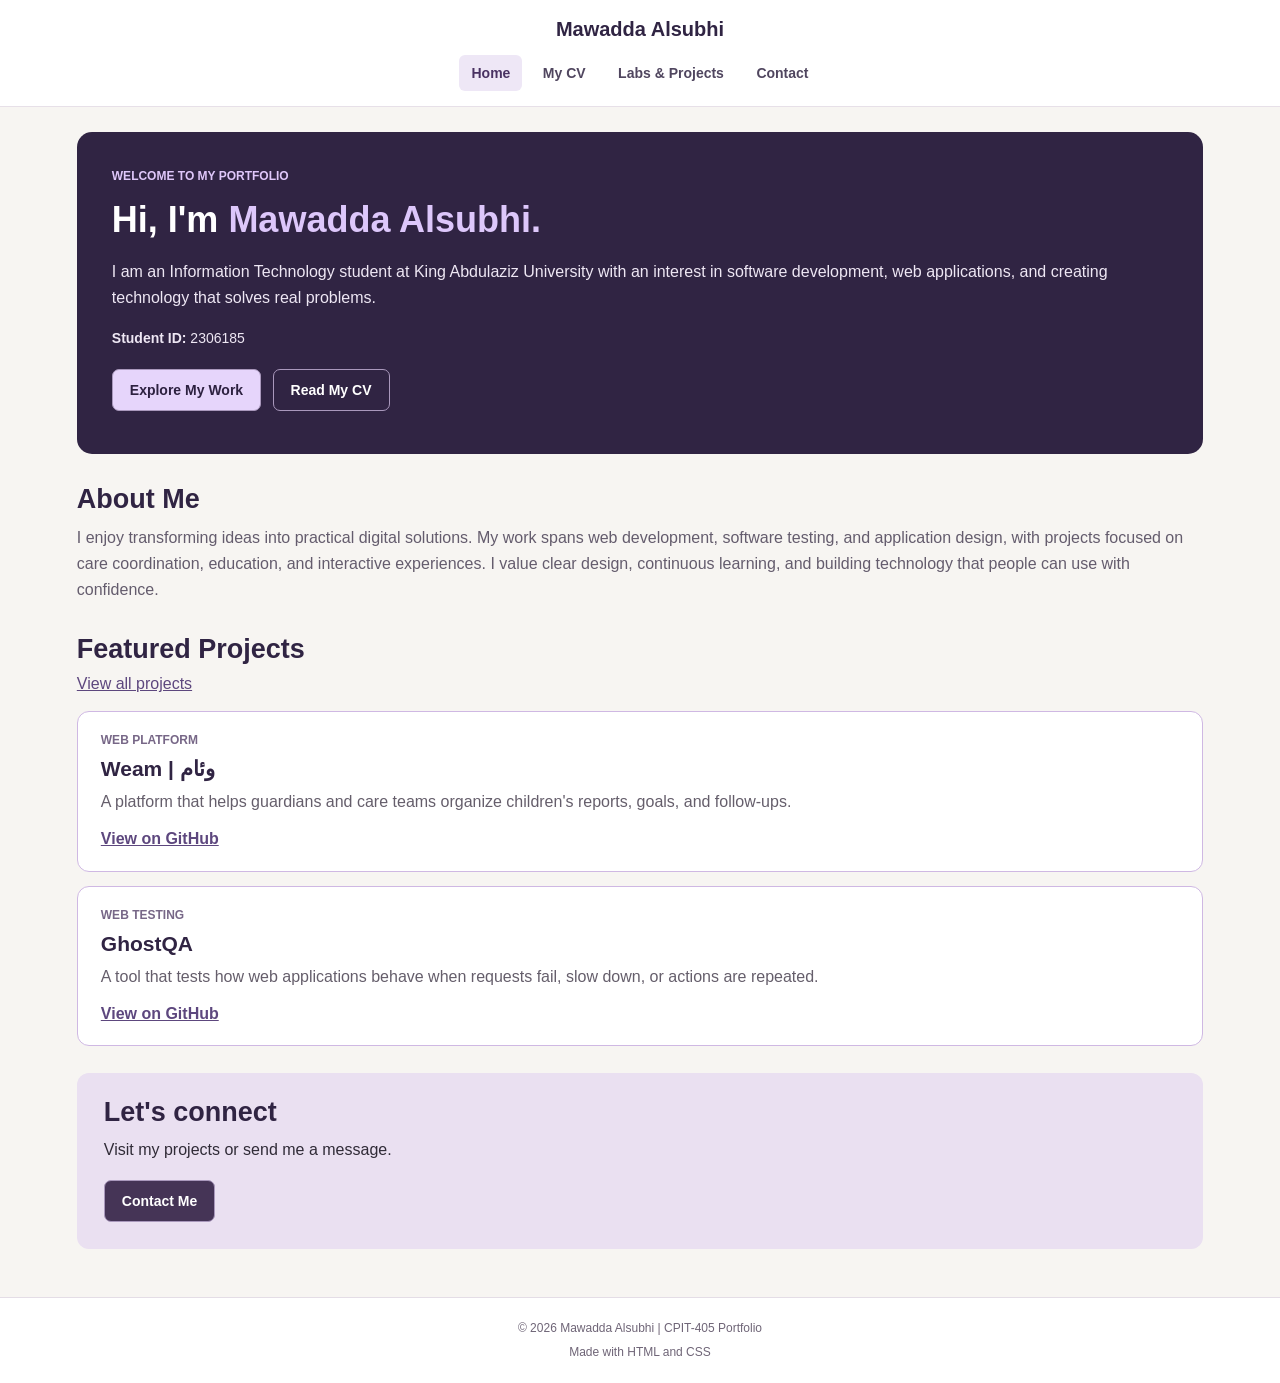
<file: index.html>
<!DOCTYPE html>
<html lang="en">
<head>
    <meta charset="UTF-8">
    <meta name="viewport" content="width=device-width, initial-scale=1.0">
    <title>Home | Mawadda Alsubhi</title>
    <link rel="stylesheet" href="style.css">
</head>
<body>
    <header>
        <div class="header-content">
            <a class="brand" href="index.html">Mawadda Alsubhi</a>
            <nav>
                <a href="index.html" class="current">Home</a>
                <a href="cv.html">My CV</a>
                <a href="labs.html">Labs &amp; Projects</a>
                <a href="contact.html">Contact</a>
            </nav>
        </div>
    </header>

    <main>
        <section class="hero">
            <div>
                <p class="hero-label">WELCOME TO MY PORTFOLIO</p>
                <h1>Hi, I'm <span>Mawadda Alsubhi.</span></h1>
                <p>I am an Information Technology student at King Abdulaziz University with an interest in software development, web applications, and creating technology that solves real problems.</p>
                <p class="student-line"><strong>Student ID:</strong> 2306185</p>
                <div class="button-row">
                    <a class="button light-button" href="labs.html">Explore My Work</a>
                    <a class="button border-button" href="cv.html">Read My CV</a>
                </div>
            </div>
        </section>

        <section class="introduction">
            <h2>About Me</h2>
            <p>I enjoy transforming ideas into practical digital solutions. My work spans web development, software testing, and application design, with projects focused on care coordination, education, and interactive experiences. I value clear design, continuous learning, and building technology that people can use with confidence.</p>
        </section>

        <section>
            <div class="section-heading">
                <h2>Featured Projects</h2>
                <p><a href="labs.html">View all projects</a></p>
            </div>
            <div>
                <article class="card">
                    <p class="card-label">WEB PLATFORM</p>
                    <h3>Weam | وئام</h3>
                    <p>A platform that helps guardians and care teams organize children's reports, goals, and follow-ups.</p>
                    <a href="https://github.com/mawadda11/weam-platform" target="_blank" rel="noopener noreferrer">View on GitHub</a>
                </article>
                <article class="card">
                    <p class="card-label">WEB TESTING</p>
                    <h3>GhostQA</h3>
                    <p>A tool that tests how web applications behave when requests fail, slow down, or actions are repeated.</p>
                    <a href="https://github.com/mawadda11/ghostQA" target="_blank" rel="noopener noreferrer">View on GitHub</a>
                </article>
            </div>
        </section>

        <section class="callout">
            <div>
                <h2>Let's connect</h2>
                <p>Visit my projects or send me a message.</p>
            </div>
            <a class="button dark-button" href="contact.html">Contact Me</a>
        </section>

    </main>

    <footer>
        <p>&copy; 2026 Mawadda Alsubhi | CPIT-405 Portfolio</p>
        <p>Made with HTML and CSS</p>
    </footer>
</body>
</html>
</file>
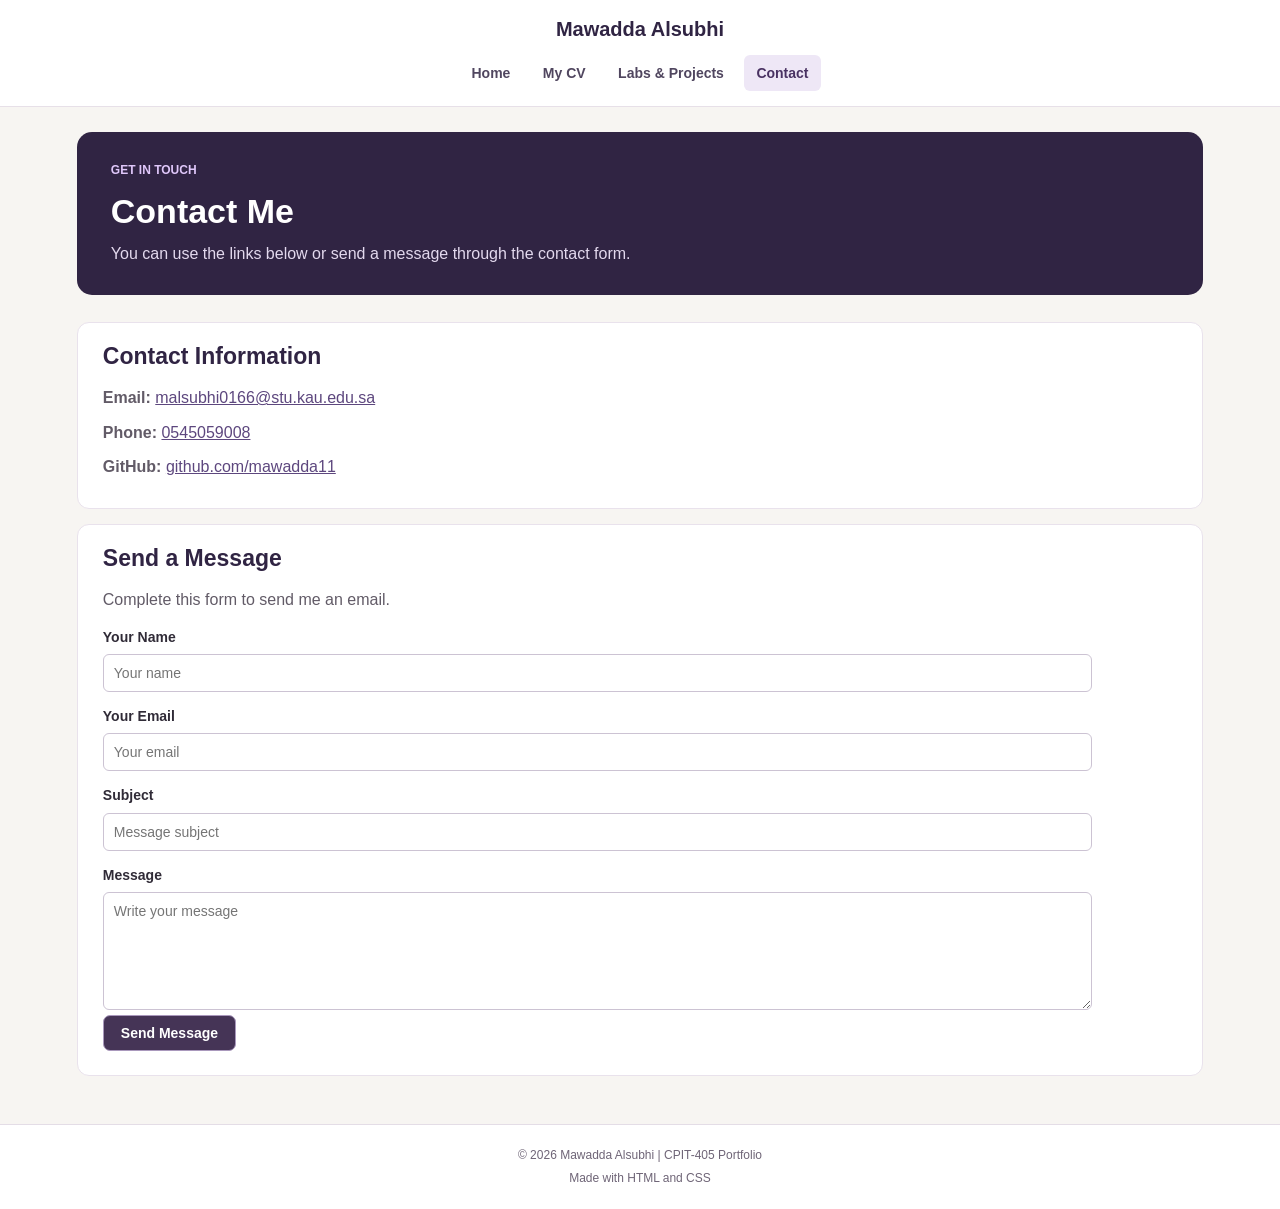
<file: contact.html>
<!DOCTYPE html>
<html lang="en">
<head>
    <meta charset="UTF-8">
    <meta name="viewport" content="width=device-width, initial-scale=1.0">
    <title>Contact | Mawadda Alsubhi</title>
    <link rel="stylesheet" href="style.css">
</head>
<body>
    <header>
        <div class="header-content">
            <a class="brand" href="index.html">Mawadda Alsubhi</a>
            <nav>
                <a href="index.html">Home</a>
                <a href="cv.html">My CV</a>
                <a href="labs.html">Labs &amp; Projects</a>
                <a href="contact.html" class="current">Contact</a>
            </nav>
        </div>
    </header>

    <main>
        <section class="page-title">
            <p class="hero-label">GET IN TOUCH</p>
            <h1>Contact Me</h1>
            <p>You can use the links below or send a message through the contact form.</p>
        </section>

        <div>
            <section class="panel">
                <h2>Contact Information</h2>
                <p><strong>Email:</strong> <a href="mailto:malsubhi0166@stu.kau.edu.sa">malsubhi0166@stu.kau.edu.sa</a></p>
                <p><strong>Phone:</strong> <a href="tel:+966545059008">0545059008</a></p>
                <p><strong>GitHub:</strong> <a href="https://github.com/mawadda11" target="_blank" rel="noopener noreferrer">github.com/mawadda11</a></p>
            </section>

            <section class="panel">
                <h2>Send a Message</h2>
                <p>Complete this form to send me an email.</p>
                <!-- FormSubmit is allowed in the assignment. Verify the destination email to activate it. -->
                <form action="https://formsubmit.co/malsubhi0166@stu.kau.edu.sa" method="POST">
                    <input type="hidden" name="_subject" value="New message from CPIT-405 Portfolio">
                    <label for="visitor-name">Your Name</label>
                    <input id="visitor-name" type="text" name="name" placeholder="Your name" required>

                    <label for="visitor-email">Your Email</label>
                    <input id="visitor-email" type="email" name="email" placeholder="Your email" required>

                    <label for="visitor-subject">Subject</label>
                    <input id="visitor-subject" type="text" name="subject" placeholder="Message subject" required>

                    <label for="visitor-message">Message</label>
                    <textarea id="visitor-message" name="message" rows="6" placeholder="Write your message" required></textarea>

                    <button class="button dark-button" type="submit">Send Message</button>
                </form>
            </section>
        </div>

    </main>

    <footer>
        <p>&copy; 2026 Mawadda Alsubhi | CPIT-405 Portfolio</p>
        <p>Made with HTML and CSS</p>
    </footer>
</body>
</html>
</file>
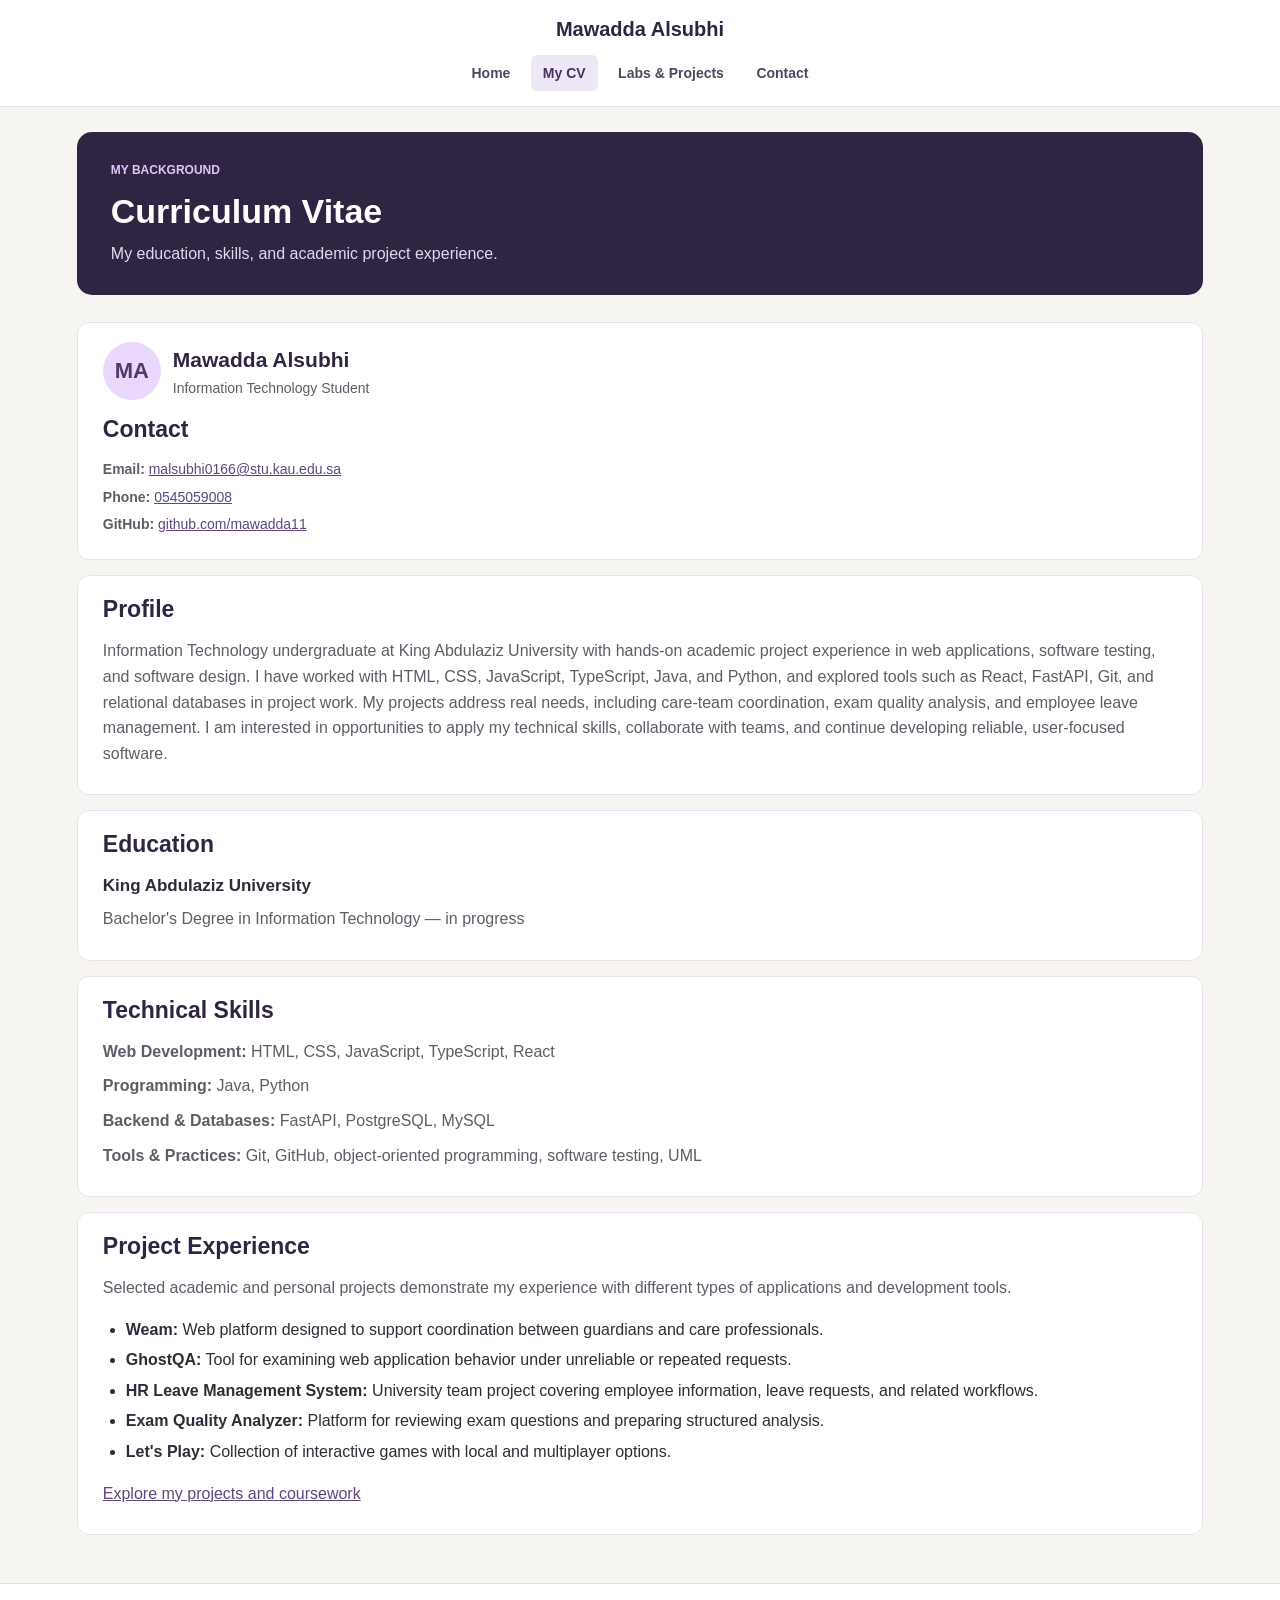
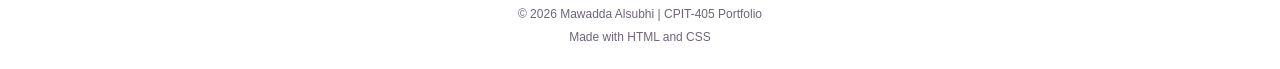
<file: cv.html>
<!DOCTYPE html>
<html lang="en">
<head>
    <meta charset="UTF-8">
    <meta name="viewport" content="width=device-width, initial-scale=1.0">
    <title>My CV | Mawadda Alsubhi</title>
    <link rel="stylesheet" href="style.css">
</head>
<body>
    <header>
        <div class="header-content">
            <a class="brand" href="index.html">Mawadda Alsubhi</a>
            <nav>
                <a href="index.html">Home</a>
                <a href="cv.html" class="current">My CV</a>
                <a href="labs.html">Labs &amp; Projects</a>
                <a href="contact.html">Contact</a>
            </nav>
        </div>
    </header>

    <main>
        <section class="page-title">
            <p class="hero-label">MY BACKGROUND</p>
            <h1>Curriculum Vitae</h1>
            <p>My education, skills, and academic project experience.</p>
        </section>

        <div>
            <aside class="panel sidebar">
                <div class="cv-identity">
                    <span class="small-initials">MA</span>
                    <span class="cv-person">
                        <strong class="cv-name">Mawadda Alsubhi</strong>
                        <span class="cv-role">Information Technology Student</span>
                    </span>
                </div>
                <h2>Contact</h2>
                <p><strong>Email:</strong> <a href="mailto:malsubhi0166@stu.kau.edu.sa">malsubhi0166@stu.kau.edu.sa</a></p>
                <p><strong>Phone:</strong> <a href="tel:+966545059008">0545059008</a></p>
                <p><strong>GitHub:</strong> <a href="https://github.com/mawadda11" target="_blank" rel="noopener noreferrer">github.com/mawadda11</a></p>
            </aside>

            <div class="main-column">
                <section class="panel">
                    <h2>Profile</h2>
                    <p>Information Technology undergraduate at King Abdulaziz University with hands-on academic project experience in web applications, software testing, and software design. I have worked with HTML, CSS, JavaScript, TypeScript, Java, and Python, and explored tools such as React, FastAPI, Git, and relational databases in project work. My projects address real needs, including care-team coordination, exam quality analysis, and employee leave management. I am interested in opportunities to apply my technical skills, collaborate with teams, and continue developing reliable, user-focused software.</p>
                </section>
                <section class="panel">
                    <h2>Education</h2>
                    <h3>King Abdulaziz University</h3>
                    <p>Bachelor's Degree in Information Technology — in progress</p>
                </section>
                <section class="panel">
                    <h2>Technical Skills</h2>
                    <p><strong>Web Development:</strong> HTML, CSS, JavaScript, TypeScript, React</p>
                    <p><strong>Programming:</strong> Java, Python</p>
                    <p><strong>Backend &amp; Databases:</strong> FastAPI, PostgreSQL, MySQL</p>
                    <p><strong>Tools &amp; Practices:</strong> Git, GitHub, object-oriented programming, software testing, UML</p>
                </section>
                <section class="panel">
                    <h2>Project Experience</h2>
                    <p>Selected academic and personal projects demonstrate my experience with different types of applications and development tools.</p>
                    <ul>
                        <li><strong>Weam:</strong> Web platform designed to support coordination between guardians and care professionals.</li>
                        <li><strong>GhostQA:</strong> Tool for examining web application behavior under unreliable or repeated requests.</li>
                        <li><strong>HR Leave Management System:</strong> University team project covering employee information, leave requests, and related workflows.</li>
                        <li><strong>Exam Quality Analyzer:</strong> Platform for reviewing exam questions and preparing structured analysis.</li>
                        <li><strong>Let's Play:</strong> Collection of interactive games with local and multiplayer options.</li>
                    </ul>
                    <p><a href="labs.html">Explore my projects and coursework</a></p>
                </section>
            </div>
        </div>

    </main>

    <footer>
        <p>&copy; 2026 Mawadda Alsubhi | CPIT-405 Portfolio</p>
        <p>Made with HTML and CSS</p>
    </footer>
</body>
</html>
</file>
<file: style.css>
/* CPIT-405 Portfolio - HTML and CSS (Phase 1) */
/* Colors: dark purple, lavender and light cream */

/* General text and page */
body {
    margin: 0;
    background-color: #f7f5f2;
    color: #302b37;
    font-family: Arial, Helvetica, sans-serif;
    font-size: 16px;
    line-height: 1.6;
}
a { color: #5d477e; }
a:hover { color: #302443; }
h1, h2, h3 { line-height: 1.3; }
h2 { color: #302443; font-size: 27px; }

/* Header and navigation */
header {
    background-color: white;
    border-bottom: 1px solid #e7e0e8;
}
.header-content {
    width: 90%;
    margin: auto;
    padding: 13px 0;
    text-align: center;
}
.brand {
    display: block;
    margin: 0 0 8px;
    color: #302443;
    font-size: 20px;
    font-weight: bold;
    text-decoration: none;
}
nav a {
    display: inline-block;
    margin: 2px;
    padding: 7px 12px;
    color: #50465f;
    font-size: 14px;
    font-weight: bold;
    text-decoration: none;
    border-radius: 6px;
}
nav a:hover, nav a.current {
    background-color: #eee7f6;
    color: #493262;
}

/* Main content */
main {
    width: 88%;
    margin: 25px auto 48px;
}
section { margin: 0 0 27px; }
.section-heading { margin: 0 0 14px; }
.section-heading h2 { margin: 0 0 4px; }
.section-heading p { margin: 0 0 14px; }

/* Main welcome section */
.hero {
    background-color: #302443;
    color: white;
    padding: 35px 35px 38px;
    border-radius: 15px;
}
.hero-label {
    color: #dfc7fa;
    font-size: 12px;
    font-weight: bold;
    margin: 0 0 10px;
}
.hero h1 {
    color: white;
    font-size: 36px;
    margin: 0 0 12px;
}
.hero h1 span { color: #ddc7fb; }
.hero p { color: #eee7f4; }
.hero .hero-label { color: #dfc7fa; }
.student-line { font-size: 14px; }
.button-row { margin: 15px 0 0; }
.button {
    display: inline-block;
    padding: 9px 17px;
    margin: 5px 7px 5px 0;
    border: 1px solid #a998bc;
    border-radius: 7px;
    font-family: Arial, Helvetica, sans-serif;
    font-size: 14px;
    font-weight: bold;
    text-decoration: none;
}
.light-button {
    background-color: #e6d5fb;
    color: #2d2140;
}
.light-button:hover { background-color: white; color: #2d2140; }
.border-button { background-color: #302443; color: white; }
.border-button:hover { background-color: white; color: #302443; }
.dark-button { background-color: #453456; color: white; }
.dark-button:hover { background-color: #6b4e87; color: white; }
.introduction { padding: 1px 0 3px; }
.introduction h2 { margin: 0 0 8px; }
.introduction p { margin: 0; color: #645c6d; }

/* Project cards and home callout */
.card {
    background-color: white;
    border: 1px solid #cfb8e3;
    border-radius: 12px;
    padding: 19px 23px;
    margin: 0 0 14px;
}
.card:hover { background-color: #f9f6fc; }
.card-label {
    margin: 0 0 5px;
    color: #776787;
    font-size: 12px;
    font-weight: bold;
}
.card h3 {
    color: #302443;
    font-size: 21px;
    margin: 0 0 7px;
}
.card p { color: #655e6b; margin: 6px 0 11px; }
.card .card-label { color: #776787; margin: 0 0 5px; }
.card a { font-weight: bold; }
.technology { font-size: 13px; }
.callout {
    background-color: #eae0f1;
    border-radius: 12px;
    padding: 22px 27px;
}
.callout h2 { margin: 0 0 7px; }
.callout p { margin: 0 0 12px; }

/* CV, labs, and contact page titles */
.page-title {
    background-color: #302443;
    color: white;
    border-radius: 15px;
    padding: 29px 34px;
}
.page-title h1 { font-size: 34px; margin: 0 0 8px; }
.page-title p { color: #e3d9ee; margin: 0; }
.page-title .hero-label { color: #dfc7fa; margin: 0 0 8px; }
.panel {
    background-color: white;
    border: 1px solid #e9e2ec;
    border-radius: 12px;
    padding: 19px 25px;
    margin: 0 0 15px;
}
.panel h2 {
    font-size: 23px;
    margin: 0 0 13px;
    padding: 0;
}
.panel h3 { font-size: 17px; margin: 15px 0 6px; }
.panel p { color: #625b67; margin: 9px 0; }
.panel hr { border: 1px solid #eee9f0; }
.sidebar p { font-size: 14px; margin: 5px 0; }
.small-initials {
    width: 58px;
    height: 58px;
    line-height: 58px;
    background-color: #e9d7fc;
    color: #52396a;
    font-size: 22px;
    font-weight: bold;
    text-align: center;
    border-radius: 50%;
    display: inline-block;
    margin-right: 12px;
}
.cv-identity {
    display: flex;
    align-items: center;
    margin-bottom: 15px;
}
.cv-person { display: inline-block; }
.cv-name {
    display: block;
    font-size: 21px;
    color: #302443;
}
.cv-role {
    display: block;
    color: #625b67;
    font-size: 14px;
}
.sidebar a { overflow-wrap: anywhere; }
.main-column section { margin: 0 0 15px; }
ul { padding: 0 0 0 23px; }
li { margin: 5px 0; }

/* Labs table */
.table-box {
    overflow: auto;
    border: 1px solid #e5deeb;
    border-radius: 7px;
}
table { width: 100%; background-color: white; }
th, td { border: 1px solid #ece7ef; padding: 10px; text-align: left; }
th { background-color: #413052; color: white; }
.labs-note { font-size: 14px; color: #655e6b; }


.project-list {
    margin-top: 10px;
}
.project-card {
    overflow: hidden;
}
.project-text {
    float: left;
    width: 53%;
}
.project-image {
    float: right;
    width: 41%;
    text-align: right;
}
.project-image img {
    display: block;
    width: 100%;
    max-width: 420px;
    height: 220px;
    object-fit: cover;
    object-position: center top;
    border: 1px solid #d7cae3;
    border-radius: 10px;
    background-color: white;
}
.project-card .technology {
    margin-bottom: 14px;
}

@media (max-width: 900px) {
    .project-text,
    .project-image {
        float: none;
        width: 100%;
    }
    .project-image {
        margin-top: 16px;
        text-align: left;
    }
}

/* Contact form */
form label {
    display: block;
    margin: 13px 0 0;
    font-size: 14px;
    font-weight: bold;
}
form input, form textarea {
    display: block;
    width: 90%;
    padding: 10px;
    margin: 6px 0 0;
    border: 1px solid #ccc3d3;
    border-radius: 6px;
    font-family: Arial, Helvetica, sans-serif;
    font-size: 14px;
}
form input[type="hidden"] { display: none; }
form button { margin: 17px 0 0; }

/* Footer */
footer {
    background-color: white;
    border-top: 1px solid #e4dde6;
    padding: 17px;
    color: #6f6577;
    font-size: 12px;
    text-align: center;
}
footer p { margin: 4px; }
</file>
